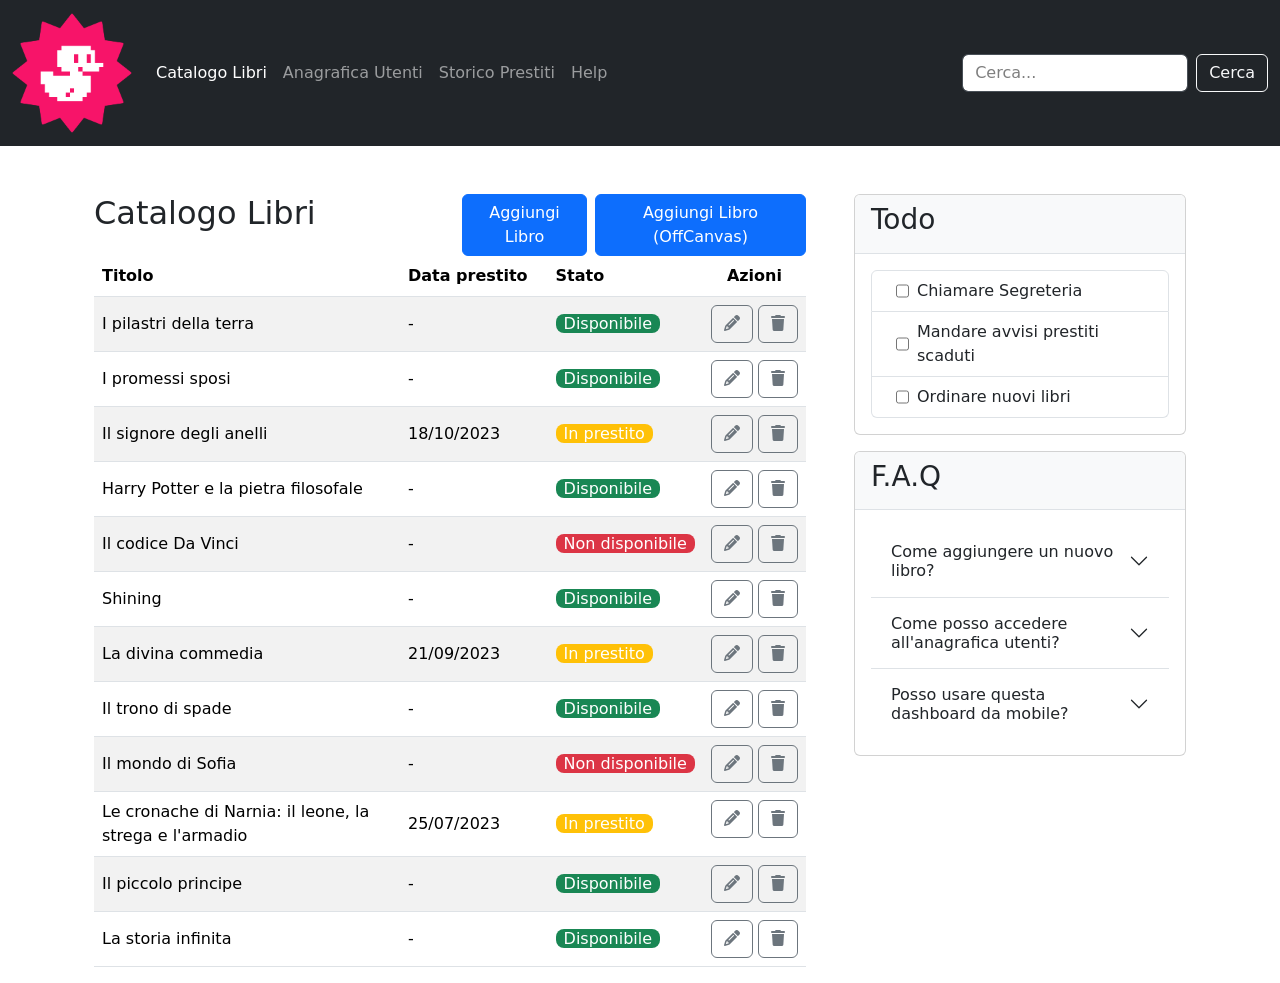
<file: index.html>
<!DOCTYPE html>
<html lang="it">

<head>
    <meta charset="UTF-8">
    <meta name="viewport" content="width=device-width, initial-scale=1.0">
    <title>HTMLCSS Bootstrap Dashboard</title>
    <link href="https://cdn.jsdelivr.net/npm/bootstrap@5.3.8/dist/css/bootstrap.min.css" rel="stylesheet"
        integrity="sha384-sRIl4kxILFvY47J16cr9ZwB07vP4J8+LH7qKQnuqkuIAvNWLzeN8tE5YBujZqJLB" crossorigin="anonymous">
    <!-- Fontawesome -->
    <link rel="stylesheet" href="https://cdnjs.cloudflare.com/ajax/libs/font-awesome/6.2.0/css/all.min.css"
        integrity="sha512-xh6O/CkQoPOWDdYTDqeRdPCVd1SpvCA9XXcUnZS2FmJNp1coAFzvtCN9BmamE+4aHK8yyUHUSCcJHgXloTyT2A=="
        crossorigin="anonymous" referrerpolicy="no-referrer" />
    <!-- /Fontawesome -->
    <link rel="stylesheet" href="./styles/index.css">
</head>

<body>
    <header>
        <nav class="navbar navbar-expand-lg bg-dark" data-bs-theme="dark">
            <div class="container-fluid">
                <a class="navbar-brand" href="./index.html">
                    <img class="navbar-logo" src="./imgs/duck.png" alt="Website Logo Image">
                </a>
                <button class="navbar-toggler" type="button" data-bs-toggle="collapse"
                    data-bs-target="#navbarSupportedContent" aria-controls="navbarSupportedContent"
                    aria-expanded="false" aria-label="Toggle navigation">
                    <span class="navbar-toggler-icon"></span>
                </button>
                <div class="collapse navbar-collapse" id="navbarSupportedContent">
                    <ul class="navbar-nav me-auto mb-2 mb-lg-0">
                        <li class="nav-item">
                            <a class="nav-link active" aria-current="page" href="./index.html">Catalogo Libri</a>
                        </li>
                        <li class="nav-item">
                            <a class="nav-link" href="#">Anagrafica Utenti</a>
                        </li>
                        <li class="nav-item">
                            <a class="nav-link" aria-disabled="true">Storico Prestiti</a>
                        </li>
                        <li class="nav-item">
                            <a class="nav-link" aria-disabled="true">Help</a>
                        </li>
                    </ul>
                    <form class="d-flex" role="search">
                        <input id="searchBar" class="search-bar form-control me-2 bg-white text-black" type="search"
                            placeholder="Cerca..." aria-label="Search" />
                        <button class="btn btn-outline-light" type="submit">Cerca</button>
                    </form>
                </div>
            </div>
        </nav>
    </header>
    <main>
        <div class="container mt-3 mt-lg-5">
            <div class="offcanvas offcanvas-start w-50" tabindex="-1" id="offcanvaslibro"
                aria-labelledby="Aggiungi Libro" data-bs-theme="dark">
                <div class="offcanvas-header">
                    <h5 class="offcanvas-title" id="offcanvasLabel">Aggiungi un nuovo libro</h5>
                    <button type="button" class="btn-close" data-bs-dismiss="offcanvas"
                        aria-label="Chiudi l'offcanvas per l'aggiunta del libro"></button>
                </div>
                <div class="offcanvas-body">
                    <form class="container mx-auto p-0" action="URL" method="post">
                        <div class="row my-4">
                            <div class="col-12">
                                <div class="h2">Nuovo Libro</div>
                            </div>
                        </div>
                        <div class="row my-2">
                            <div class="col-6">
                                <label class="form-label" for="nomeAutore">Nome Autore</label>
                                <input required type="text" class="form-control" id="nomeAutore" name="nomeAutore"
                                    placeholder="Inserisci il nome dell'autore">
                            </div>
                            <div class="col-6">
                                <label class="form-label" for="cognomeAutore">Cognome Autore</label>
                                <input required type="text" class="form-control" id="cognomeAutore" name="cognomeAutore"
                                    placeholder="Inserisci il cognome dell'autore">
                            </div>
                        </div>
                        <div class="row my-2">
                            <div class="col-12">
                                <label class="form-label" for="titoloLibro">Titolo</label>
                                <input required type="text" class="form-control" id="titoloLibro" name="titoloLibro"
                                    placeholder="Inserisci il titolo del libro" aria-describedby="titoloHelp">
                                <div id="titoloHelp" class="form-text">
                                    Titolo della versione italiana.
                                </div>
                            </div>
                        </div>
                        <div class="row my-2">
                            <div class="col-12 col-lg-4 my-2">
                                <label class="form-label" aria-label="Genere" for="genereSelect">Genere</label>
                                <select required class="form-select" aria-label="Seleziona il genere" id="genereSelect">
                                    <option selected disabled value>Scegli il genere</option>
                                    <option value="horror">Horror</option>
                                    <option value="sci-fi">Fantascienza</option>
                                    <option value="fantasy">Fantasy</option>
                                </select>
                            </div>
                            <div class="col-12 col-lg-4 my-2">
                                <label class="form-label" aria-label="Anno di pubblicazione"
                                    for="annoPubblicazione">Anno di
                                    Pubblicazione</label>
                                <input required class="form-control" type="number" placeholder="Inserisci l'anno"
                                    id="annoPubblicazione" min="1500" max="2026" aria-describedby="annoHelp">
                                <div id="annoHelp" class="form-text">
                                    Anno di pubblicazione in Italia, si accettano solo anni a partire dal 1500 fino ad
                                    oggi.
                                </div>
                            </div>
                            <div class="col-12 col-lg-4 my-2">
                                <label class="form-label" aria-label="Codice ISBN#" for="isbn">ISBN#</label>
                                <input class="form-control" type="text" placeholder="Inserisci il codice ISBN#"
                                    id="isbn" aria-describedby="isbnHelp" required>
                                <div id="isbnHelp" class="form-text">
                                    Il codice ISBN# si trova spesso stampato sul retro dei libri.
                                </div>
                            </div>
                        </div>
                        <hr class="my-4">
                        <div class="row my-2">
                            <div class="col-12">
                                <label class="form-label" for="note">Note</label>
                                <textarea class="area-note form-control" name="Note" id="note"
                                    placeholder="Inserisci eventuali note sul libro"></textarea>
                            </div>
                        </div>
                        <div class="row my-2">
                            <div class="col-12 my-2">
                                <input type="checkbox" name="digitale" id="digitale" class="form-check-input"
                                    aria-label="Disponibile in digitale?">
                                <label class="form-check-label" for="digitale">Disponibile anche in digitale</label>
                            </div>
                            <div class="col-12 my-2">
                                <button type="submit" class="btn btn-primary">Aggiungi Libro</button>
                            </div>
                        </div>
                    </form>
                </div>
            </div>
            <div class="row">
                <section class="catalogo-libri col-12 col-lg-8">
                    <header class="container">
                        <div class="row justify-content-between">
                            <div class="col-6">
                                <h2>
                                    Catalogo Libri
                                </h2>
                            </div>
                            <div class="col-6 d-flex justify-content-end gap-2">
                                <a class="btn btn-primary fs-6" href="./addbook.html">Aggiungi Libro</a>
                                <a class="btn btn-primary d-none d-lg-inline fs-6" href="#offcanvaslibro"
                                    data-bs-toggle="offcanvas">Aggiungi Libro
                                    (OffCanvas)
                                </a>
                            </div>
                        </div>
                    </header>
                    <main class="container">
                        <div class="row">
                            <div class="col-12">
                                <div class="table-responsive">
                                    <table class="table table-striped table-hover ">
                                        <thead>
                                            <tr>
                                                <th scope="col">Titolo</th>
                                                <th scope="col" class="data-prestito white-space-nowrap" colspan="4">
                                                    Data prestito</th>
                                                <th scope="col" colspan="4">Stato</th>
                                                <th scope="col" class="text-center">Azioni</th>
                                            </tr>
                                        </thead>
                                        <tbody>
                                            <tr>
                                                <td class="align-middle">I pilastri della terra</th>
                                                <td class="data-prestito align-middle white-space-nowrap" colspan="4">-
                                                </td>
                                                <td class="align-middle white-space-nowrap" colspan="4">
                                                    <span
                                                        class="stato bg-success rounded-3 text-white px-2">Disponibile</span>
                                                </td>
                                                <td class="actions text-center white-space-nowrap">
                                                    <button type="button" class="edit-button btn btn-outline-secondary">
                                                        <i class="fa-solid fa-pencil"></i>
                                                    </button>
                                                    <button type="button"
                                                        class="delete-button btn btn-outline-secondary">
                                                        <i class="fa-solid fa-trash"></i>
                                                    </button>
                                                </td>
                                            </tr>
                                            <tr>
                                                <td class="align-middle">I promessi sposi</th>
                                                <td class="data-prestito align-middle white-space-nowrap" colspan="4">-
                                                </td>
                                                <td class="align-middle white-space-nowrap" colspan="4">
                                                    <span
                                                        class="stato bg-success rounded-3 text-white px-2">Disponibile</span>
                                                </td>
                                                <td class="actions text-center white-space-nowrap">
                                                    <button type="button" class="edit-button btn btn-outline-secondary">
                                                        <i class="fa-solid fa-pencil"></i>
                                                    </button>
                                                    <button type="button"
                                                        class="delete-button btn btn-outline-secondary">
                                                        <i class="fa-solid fa-trash"></i>
                                                    </button>
                                                </td>
                                            </tr>
                                            <tr>
                                                <td class="align-middle">Il signore degli anelli</th>
                                                <td class="data-prestito align-middle white-space-nowrap" colspan="4">
                                                    18/10/2023</td>
                                                <td class="align-middle white-space-nowrap" colspan="4">
                                                    <span class="stato bg-warning rounded-3 text-white px-2">In
                                                        prestito</span>
                                                </td>
                                                <td class="actions text-center white-space-nowrap">
                                                    <button type="button" class="edit-button btn btn-outline-secondary">
                                                        <i class="fa-solid fa-pencil"></i>
                                                    </button>
                                                    <button type="button"
                                                        class="delete-button btn btn-outline-secondary">
                                                        <i class="fa-solid fa-trash"></i>
                                                    </button>
                                                </td>
                                            </tr>
                                            <tr>
                                                <td class="align-middle">Harry Potter e la pietra filosofale</th>
                                                <td class="data-prestito align-middle white-space-nowrap" colspan="4">-
                                                </td>
                                                <td class="align-middle white-space-nowrap" colspan="4">
                                                    <span
                                                        class="stato bg-success rounded-3 text-white px-2">Disponibile</span>
                                                </td>
                                                <td class="actions text-center white-space-nowrap">
                                                    <button type="button" class="edit-button btn btn-outline-secondary">
                                                        <i class="fa-solid fa-pencil"></i>
                                                    </button>
                                                    <button type="button"
                                                        class="delete-button btn btn-outline-secondary">
                                                        <i class="fa-solid fa-trash"></i>
                                                    </button>
                                                </td>
                                            </tr>
                                            <tr>
                                                <td class="align-middle">Il codice Da Vinci</th>
                                                <td class="data-prestito align-middle white-space-nowrap" colspan="4">-
                                                </td>
                                                <td class="align-middle white-space-nowrap" colspan="4">
                                                    <span class="stato bg-danger rounded-3 text-white px-2">Non
                                                        disponibile</span>
                                                </td>
                                                <td class="actions text-center white-space-nowrap">
                                                    <button type="button" class="edit-button btn btn-outline-secondary">
                                                        <i class="fa-solid fa-pencil"></i>
                                                    </button>
                                                    <button type="button"
                                                        class="delete-button btn btn-outline-secondary">
                                                        <i class="fa-solid fa-trash"></i>
                                                    </button>
                                                </td>
                                            </tr>
                                            <tr>
                                                <td class="align-middle">Shining</th>
                                                <td class="data-prestito align-middle white-space-nowrap" colspan="4">-
                                                </td>
                                                <td class="align-middle white-space-nowrap" colspan="4">
                                                    <span
                                                        class="stato bg-success rounded-3 text-white px-2">Disponibile</span>
                                                </td>
                                                <td class="actions text-center white-space-nowrap">
                                                    <button type="button" class="edit-button btn btn-outline-secondary">
                                                        <i class="fa-solid fa-pencil"></i>
                                                    </button>
                                                    <button type="button"
                                                        class="delete-button btn btn-outline-secondary">
                                                        <i class="fa-solid fa-trash"></i>
                                                    </button>
                                                </td>
                                            </tr>
                                            <tr>
                                                <td class="align-middle">La divina commedia</th>
                                                <td class="data-prestito align-middle white-space-nowrap" colspan="4">
                                                    21/09/2023</td>
                                                <td class="align-middle white-space-nowrap" colspan="4">
                                                    <span class="stato bg-warning rounded-3 text-white px-2">In
                                                        prestito</span>
                                                </td>
                                                <td class="actions text-center white-space-nowrap">
                                                    <button type="button" class="edit-button btn btn-outline-secondary">
                                                        <i class="fa-solid fa-pencil"></i>
                                                    </button>
                                                    <button type="button"
                                                        class="delete-button btn btn-outline-secondary">
                                                        <i class="fa-solid fa-trash"></i>
                                                    </button>
                                                </td>
                                            </tr>
                                            <tr>
                                                <td class="align-middle">Il trono di spade</th>
                                                <td class="data-prestito align-middle white-space-nowrap" colspan="4">-
                                                </td>
                                                <td class="align-middle white-space-nowrap" colspan="4">
                                                    <span
                                                        class="stato bg-success rounded-3 text-white px-2">Disponibile</span>
                                                </td>
                                                <td class="actions text-center white-space-nowrap">
                                                    <button type="button" class="edit-button btn btn-outline-secondary">
                                                        <i class="fa-solid fa-pencil"></i>
                                                    </button>
                                                    <button type="button"
                                                        class="delete-button btn btn-outline-secondary">
                                                        <i class="fa-solid fa-trash"></i>
                                                    </button>
                                                </td>
                                            </tr>
                                            <tr>
                                                <td class="align-middle">Il mondo di Sofia</th>
                                                <td class="data-prestito align-middle white-space-nowrap" colspan="4">-
                                                </td>
                                                <td class="align-middle white-space-nowrap" colspan="4">
                                                    <span class="stato bg-danger rounded-3 text-white px-2">Non
                                                        disponibile</span>
                                                </td>
                                                <td class="actions text-center white-space-nowrap">
                                                    <button type="button" class="edit-button btn btn-outline-secondary">
                                                        <i class="fa-solid fa-pencil"></i>
                                                    </button>
                                                    <button type="button"
                                                        class="delete-button btn btn-outline-secondary">
                                                        <i class="fa-solid fa-trash"></i>
                                                    </button>
                                                </td>
                                            </tr>
                                            <tr>
                                                <td class="align-middle">Le cronache di Narnia: il leone, la strega e
                                                    l'armadio</th>
                                                <td class="data-prestito align-middle white-space-nowrap" colspan="4">
                                                    25/07/2023</td>
                                                <td class="align-middle white-space-nowrap" colspan="4">
                                                    <span class="stato bg-warning rounded-3 text-white px-2">In
                                                        prestito</span>
                                                </td>
                                                <td class="actions text-center white-space-nowrap">
                                                    <button type="button" class="edit-button btn btn-outline-secondary">
                                                        <i class="fa-solid fa-pencil"></i>
                                                    </button>
                                                    <button type="button"
                                                        class="delete-button btn btn-outline-secondary">
                                                        <i class="fa-solid fa-trash"></i>
                                                    </button>
                                                </td>
                                            </tr>
                                            <tr>
                                                <td class="align-middle">Il piccolo principe</th>
                                                <td class="data-prestito align-middle white-space-nowrap" colspan="4">-
                                                </td>
                                                <td class="align-middle white-space-nowrap" colspan="4">
                                                    <span
                                                        class="stato bg-success rounded-3 text-white px-2">Disponibile</span>
                                                </td>
                                                <td class="actions text-center white-space-nowrap">
                                                    <button type="button" class="edit-button btn btn-outline-secondary">
                                                        <i class="fa-solid fa-pencil"></i>
                                                    </button>
                                                    <button type="button"
                                                        class="delete-button btn btn-outline-secondary">
                                                        <i class="fa-solid fa-trash"></i>
                                                    </button>
                                                </td>
                                            </tr>
                                            <tr>
                                                <td class="align-middle">La storia infinita</th>
                                                <td class="data-prestito align-middle white-space-nowrap" colspan="4">-
                                                </td>
                                                <td class="align-middle white-space-nowrap" colspan="4">
                                                    <span
                                                        class="stato bg-success rounded-3 text-white px-2">Disponibile</span>
                                                </td>
                                                <td class="actions text-center white-space-nowrap">
                                                    <button type="button" class="edit-button btn btn-outline-secondary">
                                                        <i class="fa-solid fa-pencil"></i>
                                                    </button>
                                                    <button type="button"
                                                        class="delete-button btn btn-outline-secondary">
                                                        <i class="fa-solid fa-trash"></i>
                                                    </button>
                                                </td>
                                            </tr>
                                        </tbody>
                                    </table>
                                </div>
                            </div>
                        </div>
                    </main>
                </section>
                <section class="col-12 col-lg-4">
                    <div class="container">
                        <div class="card">
                            <header class="card-header bg-light py-2 border-bottom">
                                <h3 class="card-title ">Todo</h3>
                            </header>
                            <div class="card-body">
                                <ul class="list-group">
                                    <li class="list-group-item d-flex">
                                        <input class="mx-2" type="checkbox" id="checkbox1">
                                        <label for="checkbox1">Chiamare Segreteria</label>
                                    </li>
                                    <li class="list-group-item d-flex">
                                        <input class="mx-2" type="checkbox" id="checkbox2">
                                        <label for="checkbox2">Mandare avvisi prestiti scaduti</label>
                                    </li>
                                    <li class="list-group-item d-flex">
                                        <input class="mx-2" type="checkbox" id="checkbox3">
                                        <label for="checkbox3">Ordinare nuovi libri</label>
                                    </li>
                                </ul>
                            </div>
                        </div>
                        <div class="card my-3">
                            <header class="card-header bg-light py-2 border-bottom">
                                <h3 class="card-title ">F.A.Q</h3>
                            </header>
                            <div class="card-body">
                                <div class="accordion accordion-flush" id="accordionExample">
                                    <div class="accordion-item">
                                        <h2 class="accordion-header">
                                            <button class="accordion-button collapsed" type="button"
                                                data-bs-toggle="collapse" data-bs-target="#collapseOne"
                                                aria-expanded="false" aria-controls="collapseOne">
                                                Come aggiungere un nuovo libro?
                                            </button>
                                        </h2>
                                        <div id="collapseOne" class="accordion-collapse collapse collapse">
                                            <div class="accordion-body">
                                                Basta cliccare sul pulsante <strong>Aggiungi Libro</strong> in cima al
                                                catalogo dei libri.
                                            </div>
                                        </div>
                                    </div>
                                    <div class="accordion-item">
                                        <h2 class="accordion-header">
                                            <button class="accordion-button collapsed" type="button"
                                                data-bs-toggle="collapse" data-bs-target="#collapseTwo"
                                                aria-expanded="false" aria-controls="collapseTwo">
                                                Come posso accedere all'anagrafica utenti?
                                            </button>
                                        </h2>
                                        <div id="collapseTwo" class="accordion-collapse collapse">
                                            <div class="accordion-body">
                                                Al momento questa funzionalità non è ancora stata implementata.
                                            </div>
                                        </div>
                                    </div>
                                    <div class="accordion-item">
                                        <h2 class="accordion-header">
                                            <button class="accordion-button collapsed" type="button"
                                                data-bs-toggle="collapse" data-bs-target="#collapseThree"
                                                aria-expanded="false" aria-controls="collapseThree">
                                                Posso usare questa dashboard da mobile?
                                            </button>
                                        </h2>
                                        <div id="collapseThree" class="accordion-collapse collapse">
                                            <div class="accordion-body">
                                                Assolutamente si! Grazie a <strong>Bootstrap</strong> questa dashboard è
                                                completamente responsive.
                                            </div>
                                        </div>
                                    </div>
                                </div>
                            </div>
                        </div>
                    </div>
                </section>
            </div>
        </div>
    </main>
    <script src="https://cdn.jsdelivr.net/npm/bootstrap@5.3.8/dist/js/bootstrap.bundle.min.js"
        integrity="sha384-FKyoEForCGlyvwx9Hj09JcYn3nv7wiPVlz7YYwJrWVcXK/BmnVDxM+D2scQbITxI"
        crossorigin="anonymous"></script>
</body>

</html>
</file>
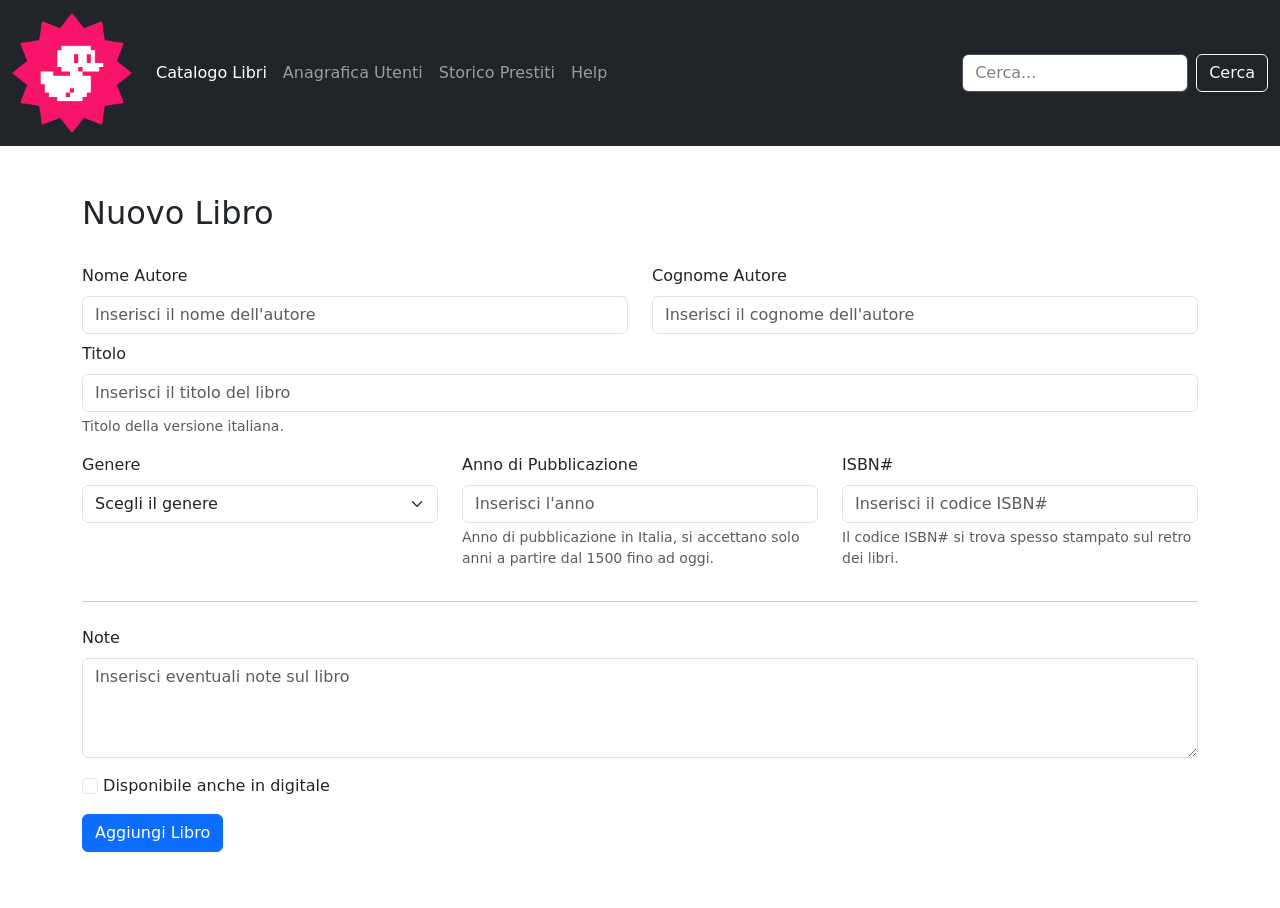
<file: addbook.html>
<!DOCTYPE html>
<html lang="it">

<head>
    <meta charset="UTF-8">
    <meta name="viewport" content="width=device-width, initial-scale=1.0">
    <title>HTMLCSS Bootstrap Dashboard</title>
    <link href="https://cdn.jsdelivr.net/npm/bootstrap@5.3.8/dist/css/bootstrap.min.css" rel="stylesheet"
        integrity="sha384-sRIl4kxILFvY47J16cr9ZwB07vP4J8+LH7qKQnuqkuIAvNWLzeN8tE5YBujZqJLB" crossorigin="anonymous">
    <!-- Fontawesome -->
    <link rel="stylesheet" href="https://cdnjs.cloudflare.com/ajax/libs/font-awesome/6.2.0/css/all.min.css"
        integrity="sha512-xh6O/CkQoPOWDdYTDqeRdPCVd1SpvCA9XXcUnZS2FmJNp1coAFzvtCN9BmamE+4aHK8yyUHUSCcJHgXloTyT2A=="
        crossorigin="anonymous" referrerpolicy="no-referrer" />
    <!-- /Fontawesome -->
    <link rel="stylesheet" href="./styles/index.css">
</head>

<body>
    <header>
        <nav class="navbar navbar-expand-lg bg-dark" data-bs-theme="dark">
            <div class="container-fluid">
                <a class="navbar-brand" href="./index.html">
                    <img class="navbar-logo" src="./imgs/duck.png" alt="Website Logo Image">
                </a>
                <button class="navbar-toggler" type="button" data-bs-toggle="collapse"
                    data-bs-target="#navbarSupportedContent" aria-controls="navbarSupportedContent"
                    aria-expanded="false" aria-label="Toggle navigation">
                    <span class="navbar-toggler-icon"></span>
                </button>
                <div class="collapse navbar-collapse" id="navbarSupportedContent">
                    <ul class="navbar-nav me-auto mb-2 mb-lg-0">
                        <li class="nav-item">
                            <a class="nav-link active" aria-current="page" href="./index.html">Catalogo Libri</a>
                        </li>
                        <li class="nav-item">
                            <a class="nav-link" href="#">Anagrafica Utenti</a>
                        </li>
                        <li class="nav-item">
                            <a class="nav-link" aria-disabled="true">Storico Prestiti</a>
                        </li>
                        <li class="nav-item">
                            <a class="nav-link" aria-disabled="true">Help</a>
                        </li>
                    </ul>
                    <form class="d-flex" role="search">
                        <input id="searchBar" class="search-bar form-control me-2 bg-white text-black" type="search"
                            placeholder="Cerca..." aria-label="Search" />
                        <button class="btn btn-outline-light" type="submit">Cerca</button>
                    </form>
                </div>
            </div>
        </nav>
    </header>
    <main>
        <form class="container my-5" action="URL" method="post">
            <div class="row my-4">
                <div class="col-12">
                    <div class="h2">Nuovo Libro</div>
                </div>
            </div>
            <div class="row my-2">
                <div class="col-6">
                    <label class="form-label" for="nomeAutore">Nome Autore</label>
                    <input required type="text" class="form-control" id="nomeAutore" name="nomeAutore"
                        placeholder="Inserisci il nome dell'autore">
                </div>
                <div class="col-6">
                    <label class="form-label" for="cognomeAutore">Cognome Autore</label>
                    <input required type="text" class="form-control" id="cognomeAutore" name="cognomeAutore"
                        placeholder="Inserisci il cognome dell'autore">
                </div>
            </div>
            <div class="row my-2">
                <div class="col-12">
                    <label class="form-label" for="titoloLibro">Titolo</label>
                    <input required type="text" class="form-control" id="titoloLibro" name="titoloLibro"
                        placeholder="Inserisci il titolo del libro" aria-describedby="titoloHelp">
                    <div id="titoloHelp" class="form-text">
                        Titolo della versione italiana.
                    </div>
                </div>
            </div>
            </div>
            <div class="row my-2">
                <div class="col-12 col-lg-4 my-2">
                    <label class="form-label" aria-label="Genere" for="genereSelect">Genere</label>
                    <select required class="form-select" aria-label="Seleziona il genere" id="genereSelect">
                        <option selected disabled value>Scegli il genere</option>
                        <option value="horror">Horror</option>
                        <option value="sci-fi">Fantascienza</option>
                        <option value="fantasy">Fantasy</option>
                    </select>
                </div>
                <div class="col-12 col-lg-4 my-2">
                    <label class="form-label" aria-label="Anno di pubblicazione" for="annoPubblicazione">Anno di Pubblicazione</label>
                    <input required class="form-control" type="number" placeholder="Inserisci l'anno" id="annoPubblicazione" min="1500" max="2026" aria-describedby="annoHelp">
                    <div id="annoHelp" class="form-text">
                        Anno di pubblicazione in Italia, si accettano solo anni a partire dal 1500 fino ad oggi.
                    </div>
                </div>
                <div class="col-12 col-lg-4 my-2">
                    <label class="form-label" aria-label="Codice ISBN#" for="isbn">ISBN#</label>
                    <input class="form-control" type="text" placeholder="Inserisci il codice ISBN#" id="isbn" aria-describedby="isbnHelp" required>
                    <div id="isbnHelp" class="form-text">
                        Il codice ISBN# si trova spesso stampato sul retro dei libri.
                    </div>
                </div>
            </div>
            <hr class="my-4">
            <div class="row my-2">
                <div class="col-12">
                    <label class="form-label" for="note">Note</label>
                    <textarea class="area-note form-control" name="Note" id="note" placeholder="Inserisci eventuali note sul libro"></textarea>
                </div>
            </div>
            <div class="row my-2">
                <div class="col-12 my-2">
                    <input type="checkbox" name="digitale" id="digitale" class="form-check-input" aria-label="Disponibile in digitale?">
                    <label class="form-check-label" for="digitale">Disponibile anche in digitale</label>
                </div>
                <div class="col-12 my-2">
                    <button type="submit" class="btn btn-primary">Aggiungi Libro</button>
                </div>
            </div>
        </form>
    </main>

    <script src="https://cdn.jsdelivr.net/npm/bootstrap@5.3.8/dist/js/bootstrap.bundle.min.js"
        integrity="sha384-FKyoEForCGlyvwx9Hj09JcYn3nv7wiPVlz7YYwJrWVcXK/BmnVDxM+D2scQbITxI"
        crossorigin="anonymous"></script>
</body>

</html>
</file>
<file: styles/index.css>
/*Navbar Section*/
.navbar-logo {
  max-width: 75px;
  width: 100%;
  aspect-ratio: 1;
}
.search-bar::placeholder{
    opacity:0.5;
    color:black;
}
table .data-prestito{
    display:none;
    padding-right:20px;
}
.white-space-nowrap{
    white-space:nowrap;
}
div.col-12 > .area-note{
  min-height:100px;
}

@media screen and (min-width: 576px) {
  .navbar-logo {
    max-width: 90px;
  }
}

@media screen and (min-width: 768px) {
  .navbar-logo {
    max-width: 110px;
  }
  table .data-prestito{
    display:table-cell;
  }

}

@media screen and (min-width: 992px) {
  .navbar-logo {
    max-width: 120px;
  }

}
</file>
